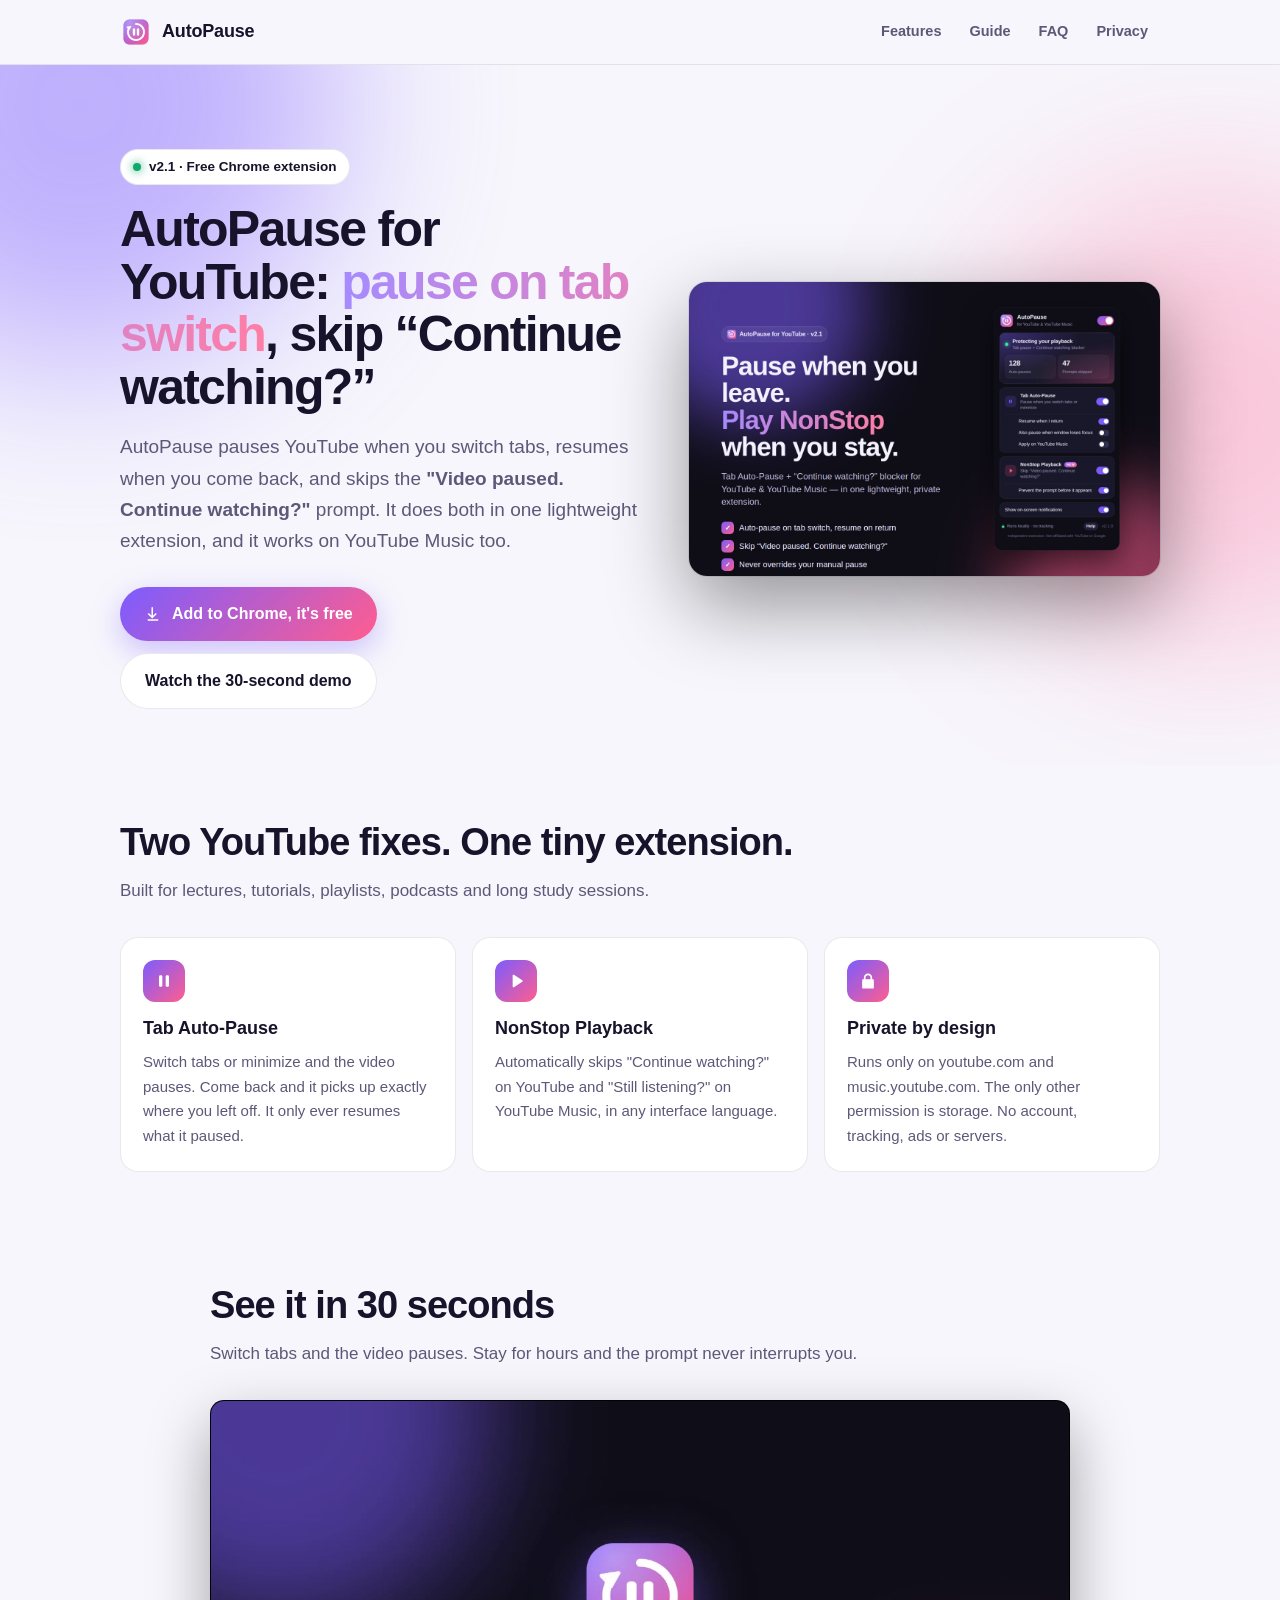
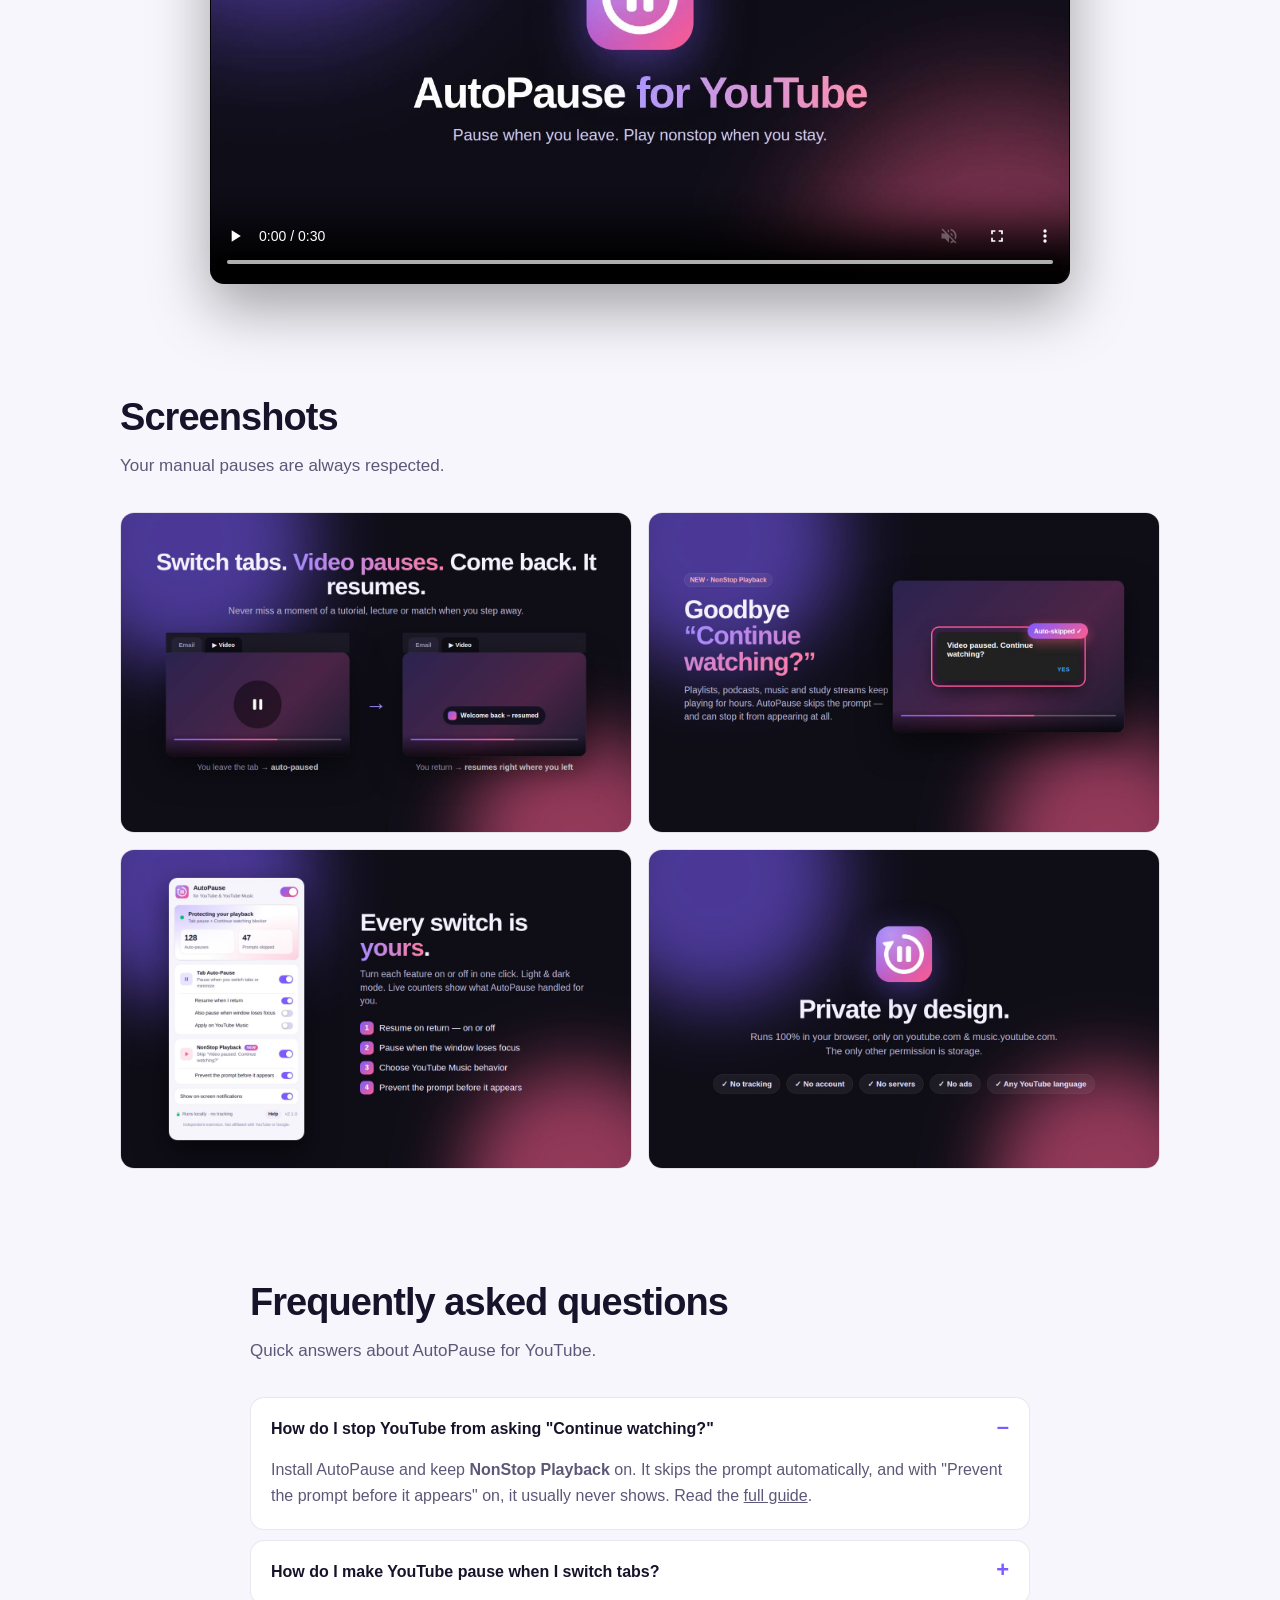
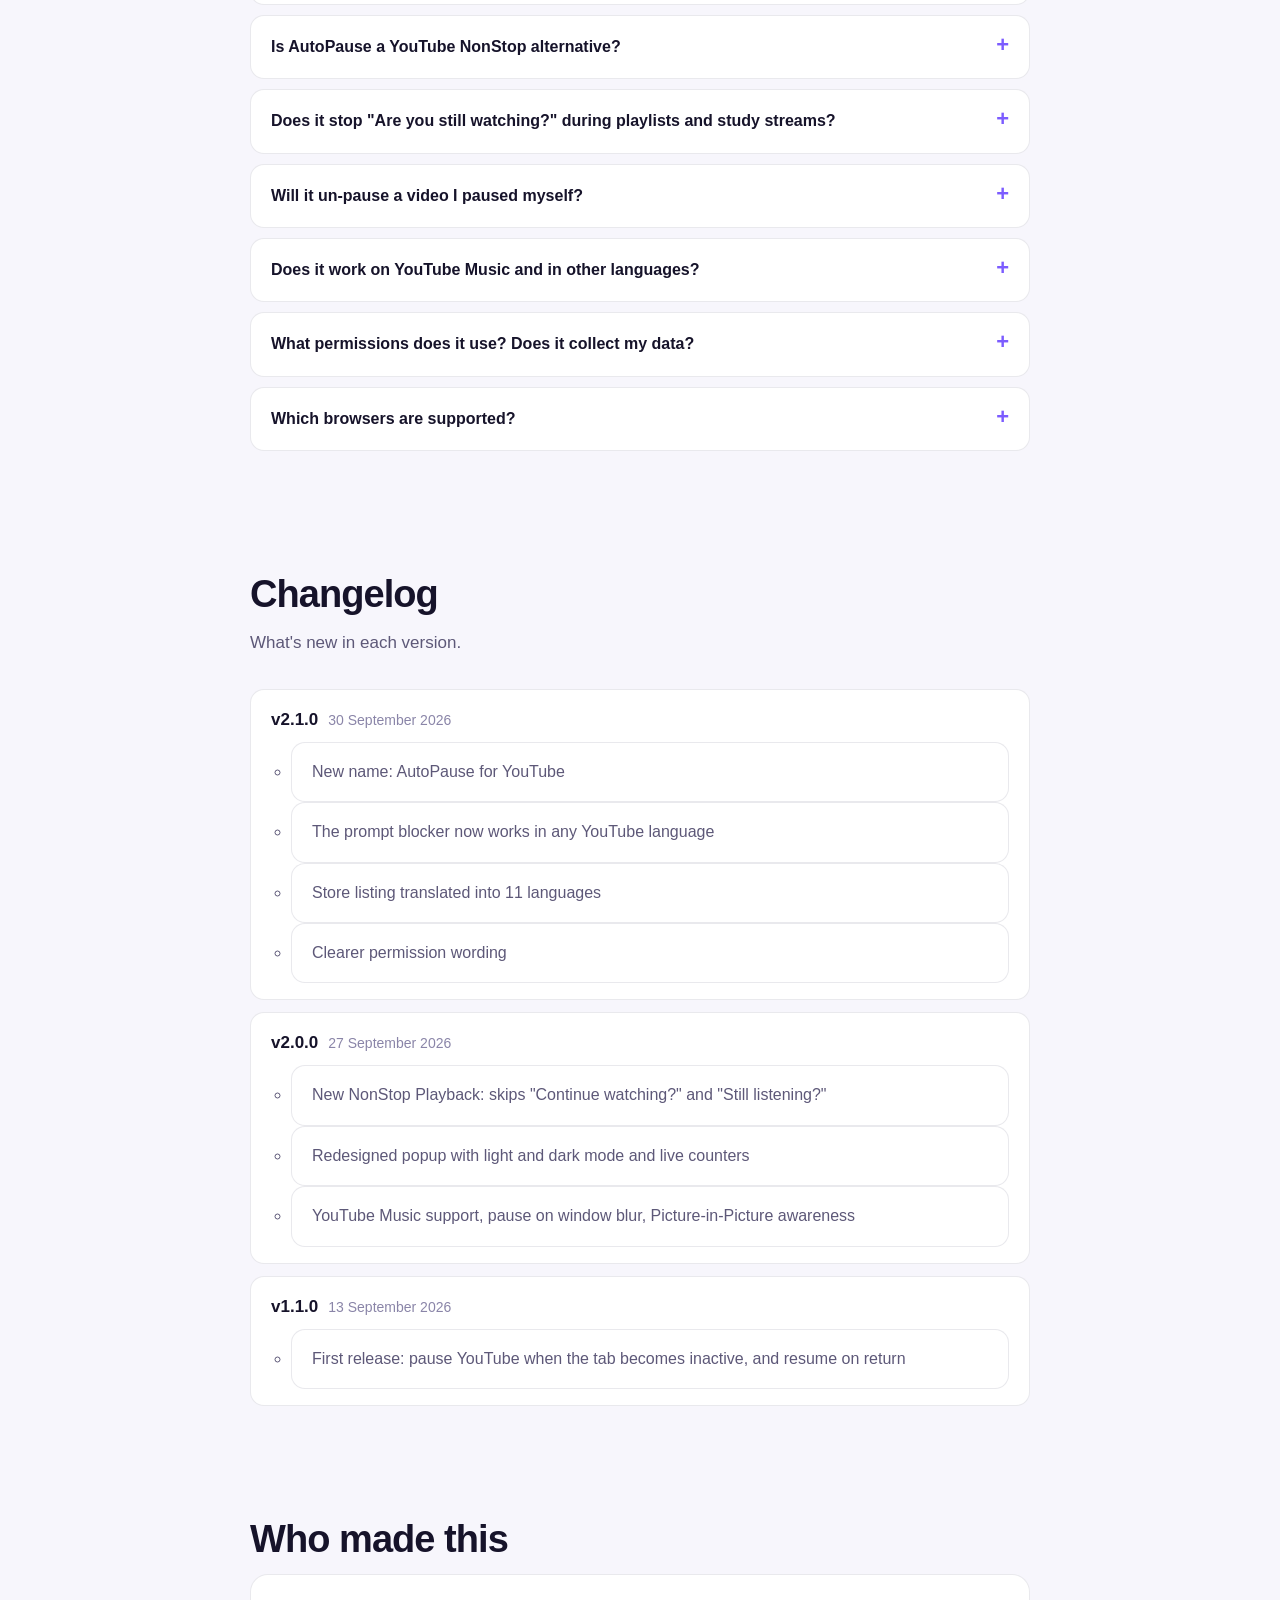
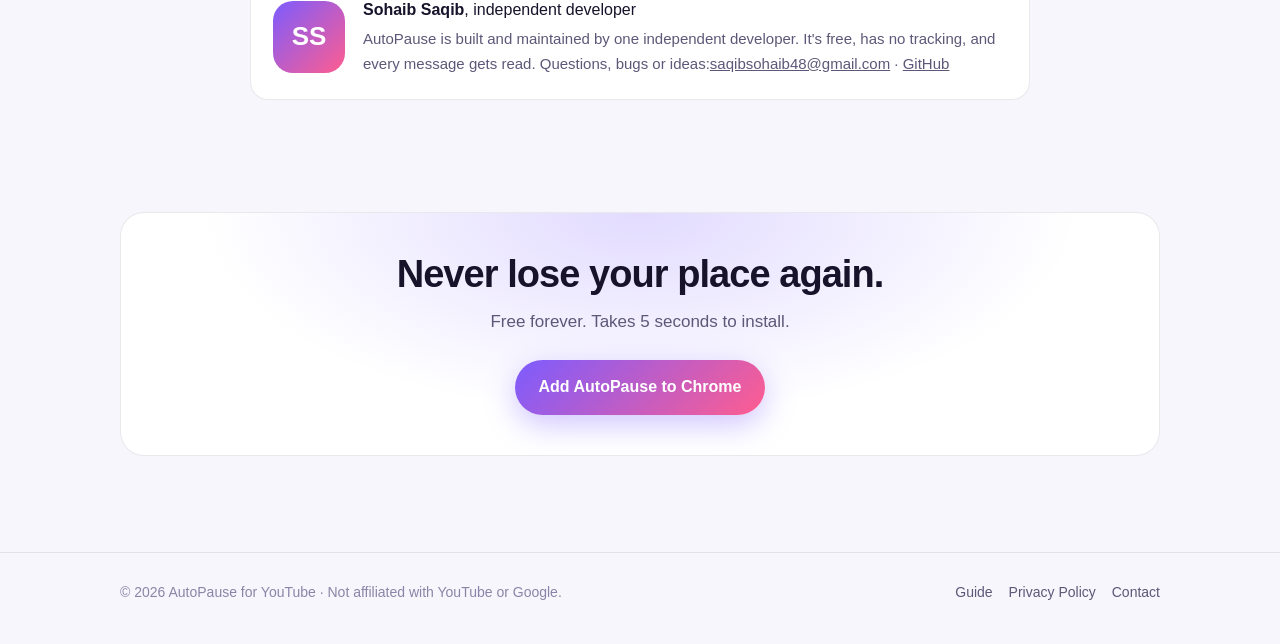
<file: index.html>
<!DOCTYPE html>
<html lang="en">
<head>
  <meta charset="UTF-8" />
  <meta name="viewport" content="width=device-width, initial-scale=1" />
  <title>AutoPause for YouTube – Pause on Tab Switch &amp; Skip "Continue Watching?"</title>
  <meta name="description" content="Free Chrome extension: pause YouTube when you switch tabs, auto-resume when you return, and auto-skip 'Video paused. Continue watching?'. Works on YouTube Music. No tracking." />
  <link rel="canonical" href="https://sohaibsaqibai-dot.github.io/autopause/" />
  <meta name="color-scheme" content="dark light" />
  <link rel="icon" type="image/png" href="favicon-32.png" />
  <link rel="stylesheet" href="style.css" />

  <meta property="og:type" content="website" />
  <meta property="og:site_name" content="AutoPause for YouTube" />
  <meta property="og:url" content="https://sohaibsaqibai-dot.github.io/autopause/" />
  <meta property="og:title" content="AutoPause for YouTube – Pause on Tab Switch & Skip Continue Watching" />
  <meta property="og:description" content="Pause YouTube when you leave the tab. Skip 'Continue watching?' when you stay. Free, private, no tracking." />
  <meta property="og:image" content="https://sohaibsaqibai-dot.github.io/autopause/screenshot-1-overview.jpg" />
  <meta property="og:image:width" content="1280" />
  <meta property="og:image:height" content="800" />
  <meta name="twitter:card" content="summary_large_image" />
  <meta name="twitter:image" content="https://sohaibsaqibai-dot.github.io/autopause/screenshot-1-overview.jpg" />

  <script type="application/ld+json">
  {
    "@context": "https://schema.org",
    "@graph": [
      {
        "@type": "SoftwareApplication",
        "@id": "https://sohaibsaqibai-dot.github.io/autopause/#app",
        "name": "AutoPause for YouTube",
        "alternateName": ["AutoPause – Tab Pause & Continue Watching Blocker", "AutoPause YouTube"],
        "applicationCategory": "BrowserApplication",
        "applicationSubCategory": "Browser extension",
        "operatingSystem": "Chrome, Edge, Brave (Chromium 111+)",
        "softwareVersion": "2.1.0",
        "datePublished": "2026-09-13",
        "dateModified": "2026-09-30",
        "inLanguage": ["en", "es", "pt-BR", "hi", "id", "de", "fr", "ar", "ru", "ja", "tr"],
        "description": "Free Chrome extension that pauses YouTube when you switch tabs, resumes when you return, and auto-skips the 'Video paused. Continue watching?' prompt. Works on YouTube Music. No tracking.",
        "featureList": [
          "Pause YouTube automatically when switching tabs or minimizing",
          "Auto-resume when you return, only if AutoPause paused it",
          "Auto-skip 'Video paused. Continue watching?' and YouTube Music 'Still listening?'",
          "Optionally prevent the prompt before it appears",
          "Works in any YouTube interface language",
          "Picture-in-Picture aware"
        ],
        "url": "https://sohaibsaqibai-dot.github.io/autopause/",
        "downloadUrl": "https://chromewebstore.google.com/detail/fngfjbgfjegboebjladmjghpppmnjjal",
        "installUrl": "https://chromewebstore.google.com/detail/fngfjbgfjegboebjladmjghpppmnjjal",
        "screenshot": "https://sohaibsaqibai-dot.github.io/autopause/screenshot-1-overview.jpg",
        "image": "https://sohaibsaqibai-dot.github.io/autopause/icon-512.png",
        "offers": { "@type": "Offer", "price": "0", "priceCurrency": "USD" },
        "author": { "@id": "https://sohaibsaqibai-dot.github.io/#person" },
        "publisher": { "@id": "https://sohaibsaqibai-dot.github.io/#person" }
      },
      {
        "@type": "Person",
        "@id": "https://sohaibsaqibai-dot.github.io/#person",
        "name": "Sohaib Saqib",
        "url": "https://sohaibsaqibai-dot.github.io/autopause/#about",
        "email": "saqibsohaib48@gmail.com",
        "sameAs": [
          "https://github.com/sohaibsaqibai-dot",
          "https://chromewebstore.google.com/detail/fngfjbgfjegboebjladmjghpppmnjjal"
        ]
      },
      {
        "@type": "WebSite",
        "@id": "https://sohaibsaqibai-dot.github.io/autopause/#website",
        "name": "AutoPause for YouTube",
        "url": "https://sohaibsaqibai-dot.github.io/autopause/",
        "publisher": { "@id": "https://sohaibsaqibai-dot.github.io/#person" }
      },
      {
        "@type": "FAQPage",
        "@id": "https://sohaibsaqibai-dot.github.io/autopause/#faq",
        "mainEntity": [
          { "@type": "Question", "name": "How do I stop YouTube from asking 'Continue watching?'",
            "acceptedAnswer": { "@type": "Answer", "text": "Install AutoPause for YouTube and keep NonStop Playback on. It skips the prompt automatically and can stop it from appearing." } },
          { "@type": "Question", "name": "How do I make YouTube pause when I switch tabs?",
            "acceptedAnswer": { "@type": "Answer", "text": "AutoPause's Tab Auto-Pause pauses the video when you leave the tab and resumes it when you come back." } },
          { "@type": "Question", "name": "Is AutoPause a YouTube NonStop alternative?",
            "acceptedAnswer": { "@type": "Answer", "text": "Yes. AutoPause includes NonStop-style auto-continue, and also pauses YouTube when you switch tabs and resumes when you return, all in one extension." } },
          { "@type": "Question", "name": "Does it stop 'Are you still watching?' during playlists and study streams?",
            "acceptedAnswer": { "@type": "Answer", "text": "Yes. It skips the prompt so long playlists, lectures, podcasts and lo-fi streams keep playing." } },
          { "@type": "Question", "name": "Will it un-pause a video I paused myself?",
            "acceptedAnswer": { "@type": "Answer", "text": "No. AutoPause only resumes videos that it paused." } },
          { "@type": "Question", "name": "Does it work on YouTube Music?",
            "acceptedAnswer": { "@type": "Answer", "text": "Yes. The prompt blocker works there by default, and tab auto-pause for Music is an optional switch." } },
          { "@type": "Question", "name": "What permissions does AutoPause use? Does it collect my data?",
            "acceptedAnswer": { "@type": "Answer", "text": "It runs only on youtube.com and music.youtube.com, and its only other permission is storage, to remember your settings. It collects no data and has no tracking, analytics or external servers." } }
        ]
      }
    ]
  }
  </script>
</head>
<body>
  <header class="nav">
    <div class="wrap">
      <a class="brand" href="./"><img src="icon-128.png" alt="AutoPause icon" width="32" height="32" />AutoPause</a>
      <nav>
        <a href="#features">Features</a>
        <a href="how-to-stop-youtube-continue-watching.html">Guide</a>
        <a href="#faq">FAQ</a>
        <a href="privacy.html">Privacy</a>
      </nav>
    </div>
  </header>

  <main>
    <section class="hero">
      <div class="wrap hero-grid">
        <div>
          <span class="pill"><i></i>v2.1 · Free Chrome extension</span>
          <h1>AutoPause for YouTube: <span class="grad">pause on tab switch</span>, skip “Continue watching?”</h1>
          <p class="lead">AutoPause pauses YouTube when you switch tabs, resumes when you come back, and skips the <strong>"Video paused. Continue watching?"</strong> prompt. It does both in one lightweight extension, and it works on YouTube Music too.</p>
          <div class="cta">
            <a class="btn btn-primary" href="https://chromewebstore.google.com/detail/fngfjbgfjegboebjladmjghpppmnjjal" rel="noopener">
              <svg width="18" height="18" viewBox="0 0 24 24" fill="#fff" aria-hidden="true"><path d="M12 3v11.2l3.6-3.6 1.4 1.4-6 6-6-6 1.4-1.4 3.6 3.6V3h2ZM5 19h14v2H5z"/></svg>
              Add to Chrome, it's free
            </a>
            <a class="btn btn-ghost" href="#demo">Watch the 30-second demo</a>
          </div>
        </div>
        <img class="hero-shot" src="screenshot-1-overview.jpg" width="1280" height="800" alt="AutoPause for YouTube popup with Tab Auto-Pause and NonStop Playback switched on" />
      </div>
    </section>

    <section id="features">
      <div class="wrap">
        <h2>Two YouTube fixes. One tiny extension.</h2>
        <p class="sub">Built for lectures, tutorials, playlists, podcasts and long study sessions.</p>
        <div class="cards">
          <div class="card">
            <span class="ico"><svg viewBox="0 0 24 24"><rect x="6" y="5" width="4" height="14" rx="1.5"/><rect x="14" y="5" width="4" height="14" rx="1.5"/></svg></span>
            <h3>Tab Auto-Pause</h3>
            <p>Switch tabs or minimize and the video pauses. Come back and it picks up exactly where you left off. It only ever resumes what it paused.</p>
          </div>
          <div class="card">
            <span class="ico"><svg viewBox="0 0 24 24"><path d="M8 5.5v13a1 1 0 0 0 1.5.86l10-6.5a1 1 0 0 0 0-1.72l-10-6.5A1 1 0 0 0 8 5.5Z"/></svg></span>
            <h3>NonStop Playback</h3>
            <p>Automatically skips "Continue watching?" on YouTube and "Still listening?" on YouTube Music, in any interface language.</p>
          </div>
          <div class="card">
            <span class="ico"><svg viewBox="0 0 24 24"><path d="M7 10V8a5 5 0 0 1 10 0v2h1a1 1 0 0 1 1 1v9a1 1 0 0 1-1 1H6a1 1 0 0 1-1-1v-9a1 1 0 0 1 1-1h1Zm2 0h6V8a3 3 0 0 0-6 0v2Z"/></svg></span>
            <h3>Private by design</h3>
            <p>Runs only on youtube.com and music.youtube.com. The only other permission is storage. No account, tracking, ads or servers.</p>
          </div>
        </div>
      </div>
    </section>

    <section id="demo" class="demo">
      <div class="wrap" style="max-width:900px">
        <h2>See it in 30 seconds</h2>
        <p class="sub">Switch tabs and the video pauses. Stay for hours and the prompt never interrupts you.</p>
        <video controls muted playsinline preload="metadata" poster="demo-poster.jpg" width="1280" height="720">
          <source src="demo.webm" type="video/webm" />
          <source src="demo.mp4" type="video/mp4" />
          Your browser can't play this video. <a href="demo.mp4">Download the demo</a>.
        </video>
      </div>
    </section>

    <section>
      <div class="wrap">
        <h2>Screenshots</h2>
        <p class="sub">Your manual pauses are always respected.</p>
        <div class="shots">
          <img src="screenshot-2-tab-autopause.jpg" width="1280" height="800" loading="lazy" alt="YouTube video pauses automatically when you switch to another tab and resumes when you return" />
          <img src="screenshot-3-continue-watching-blocker.jpg" width="1280" height="800" loading="lazy" alt="The 'Video paused. Continue watching?' prompt being skipped automatically by AutoPause" />
          <img src="screenshot-4-controls.jpg" width="1280" height="800" loading="lazy" alt="AutoPause settings popup in light mode with a switch for every feature" />
          <img src="screenshot-5-privacy.jpg" width="1280" height="800" loading="lazy" alt="AutoPause privacy summary: runs locally, no tracking, no account, no servers" />
        </div>
      </div>
    </section>

    <section id="faq" class="faq">
      <div class="wrap" style="max-width:820px">
        <h2>Frequently asked questions</h2>
        <p class="sub">Quick answers about AutoPause for YouTube.</p>
        <details open><summary>How do I stop YouTube from asking "Continue watching?"</summary><p>Install AutoPause and keep <strong>NonStop Playback</strong> on. It skips the prompt automatically, and with "Prevent the prompt before it appears" on, it usually never shows. Read the <a href="how-to-stop-youtube-continue-watching.html">full guide</a>.</p></details>
        <details><summary>How do I make YouTube pause when I switch tabs?</summary><p><strong>Tab Auto-Pause</strong> pauses the video as soon as you leave the tab or minimize Chrome, and resumes it when you return. You can turn auto-resume off, or also pause when the window loses focus.</p></details>
        <details><summary>Is AutoPause a YouTube NonStop alternative?</summary><p>Yes. AutoPause includes NonStop-style auto-continue, and also pauses YouTube when you switch tabs and resumes when you return, all in one extension.</p></details>
        <details><summary>Does it stop "Are you still watching?" during playlists and study streams?</summary><p>Yes. It skips the prompt so long playlists, lectures, podcasts and lo-fi streams keep playing.</p></details>
        <details><summary>Will it un-pause a video I paused myself?</summary><p>Never. AutoPause only resumes videos that it paused. A pause from the button, the spacebar or the K key stays paused.</p></details>
        <details><summary>Does it work on YouTube Music and in other languages?</summary><p>Yes. The "Still listening?" blocker works on YouTube Music, and prompt detection works whatever language your YouTube is set to. Tab auto-pause for Music is an optional switch that's off by default, so background music keeps playing.</p></details>
        <details><summary>What permissions does it use? Does it collect my data?</summary><p>It runs only on youtube.com and music.youtube.com, and its only other permission is <em>storage</em>, to remember your settings. It collects no data. Read the <a href="privacy.html">privacy policy</a>.</p></details>
        <details><summary>Which browsers are supported?</summary><p>Google Chrome 111 or newer, plus Microsoft Edge and Brave, which install from the Chrome Web Store.</p></details>
      </div>
    </section>

    <section id="changelog">
      <div class="wrap" style="max-width:820px">
        <h2>Changelog</h2>
        <p class="sub">What's new in each version.</p>
        <ol class="log">
          <li><div class="v"><b>v2.1.0</b><time datetime="2026-09-30">30 September 2026</time></div>
            <ul><li>New name: AutoPause for YouTube</li><li>The prompt blocker now works in any YouTube language</li><li>Store listing translated into 11 languages</li><li>Clearer permission wording</li></ul></li>
          <li><div class="v"><b>v2.0.0</b><time datetime="2026-09-27">27 September 2026</time></div>
            <ul><li>New NonStop Playback: skips "Continue watching?" and "Still listening?"</li><li>Redesigned popup with light and dark mode and live counters</li><li>YouTube Music support, pause on window blur, Picture-in-Picture awareness</li></ul></li>
          <li><div class="v"><b>v1.1.0</b><time datetime="2026-09-13">13 September 2026</time></div>
            <ul><li>First release: pause YouTube when the tab becomes inactive, and resume on return</li></ul></li>
        </ol>
      </div>
    </section>

    <section id="about">
      <div class="wrap" style="max-width:820px">
        <h2>Who made this</h2>
        <div class="card author">
          <span class="av" aria-hidden="true">SS</span>
          <div>
            <b>Sohaib Saqib</b>, independent developer
            <p>AutoPause is built and maintained by one independent developer. It's free, has no tracking, and every message gets read. Questions, bugs or ideas:<a href="mailto:saqibsohaib48@gmail.com">saqibsohaib48@gmail.com</a> · <a href="https://github.com/sohaibsaqibai-dot" rel="noopener">GitHub</a></p>
          </div>
        </div>
      </div>
    </section>

    <section>
      <div class="wrap">
        <div class="band">
          <h2>Never lose your place again.</h2>
          <p class="sub" style="margin-bottom:24px">Free forever. Takes 5 seconds to install.</p>
          <a class="btn btn-primary" href="https://chromewebstore.google.com/detail/fngfjbgfjegboebjladmjghpppmnjjal" rel="noopener">Add AutoPause to Chrome</a>
        </div>
      </div>
    </section>
  </main>

  <footer>
    <div class="wrap">
      <span>© 2026 AutoPause for YouTube · Not affiliated with YouTube or Google.</span>
      <span><a href="how-to-stop-youtube-continue-watching.html">Guide</a><a href="privacy.html">Privacy Policy</a><a href="mailto:saqibsohaib48@gmail.com">Contact</a></span>
    </div>
  </footer>
</body>
</html>
</file>
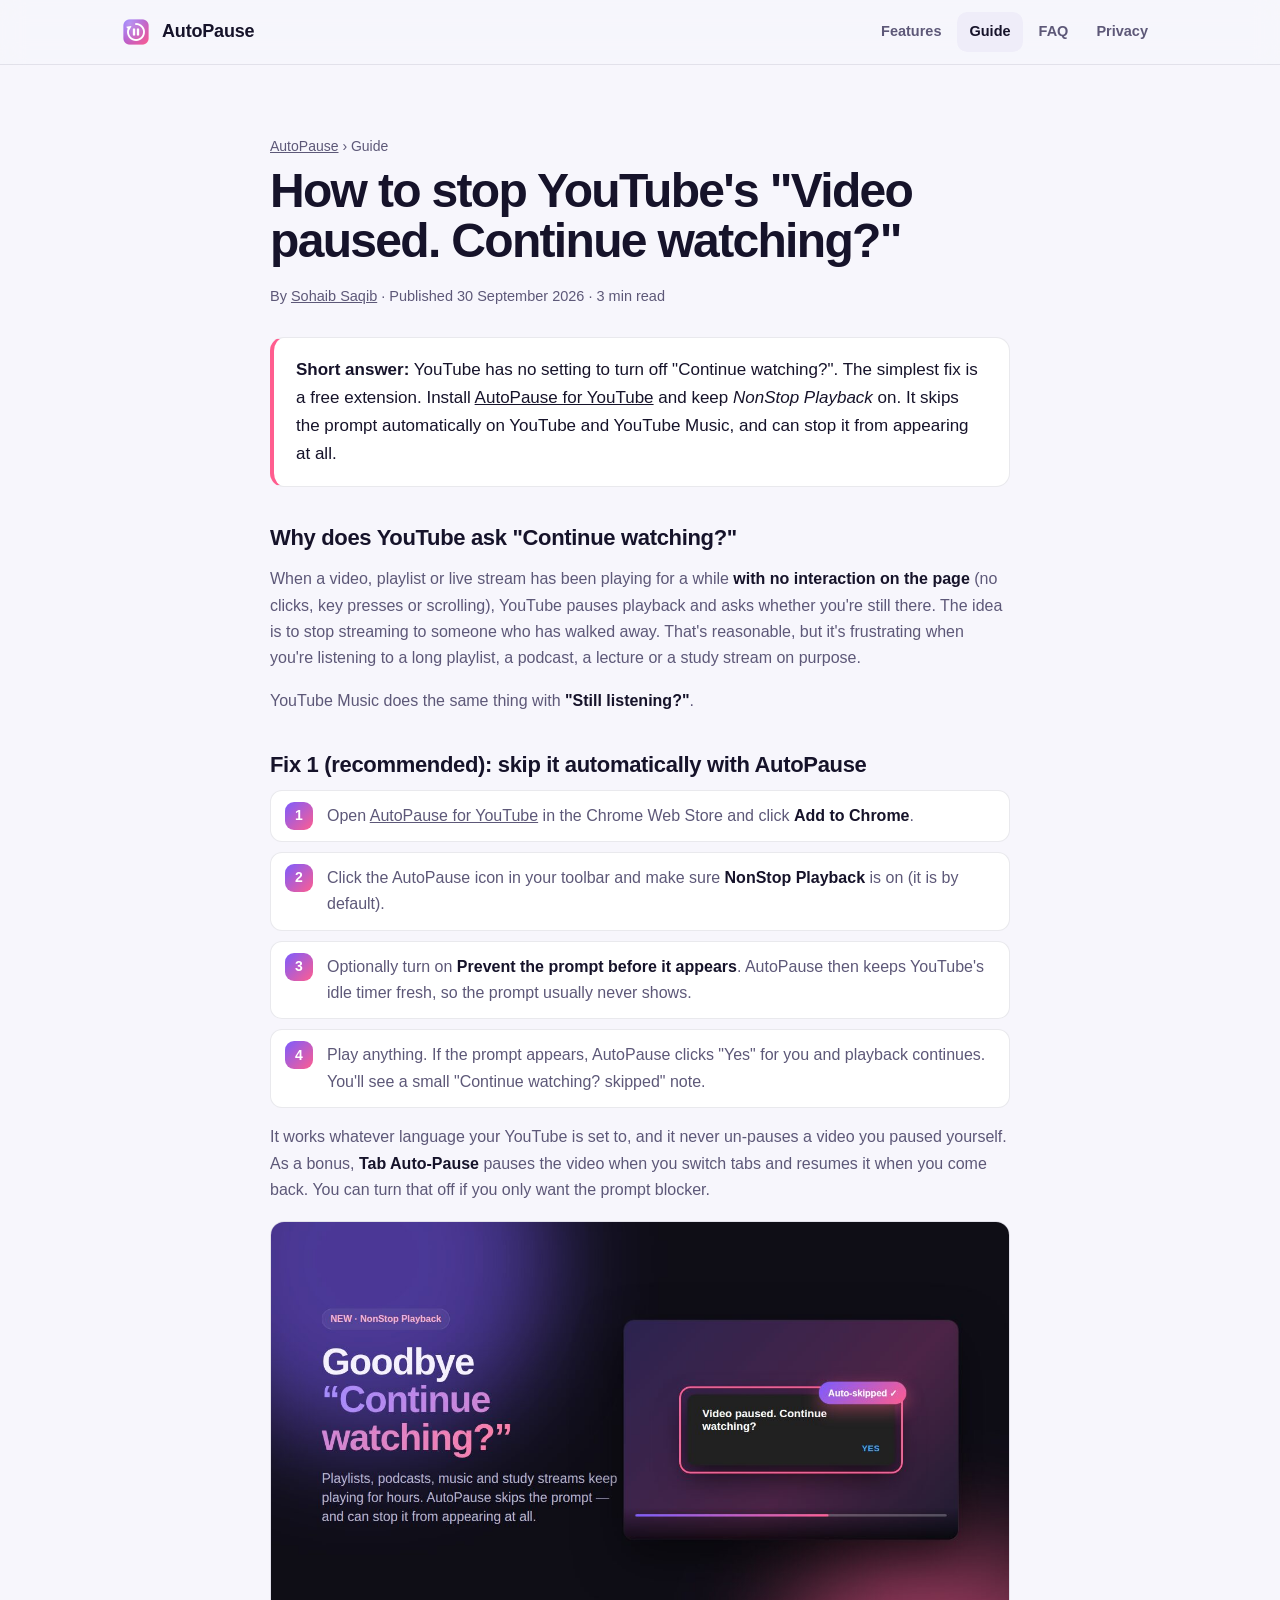
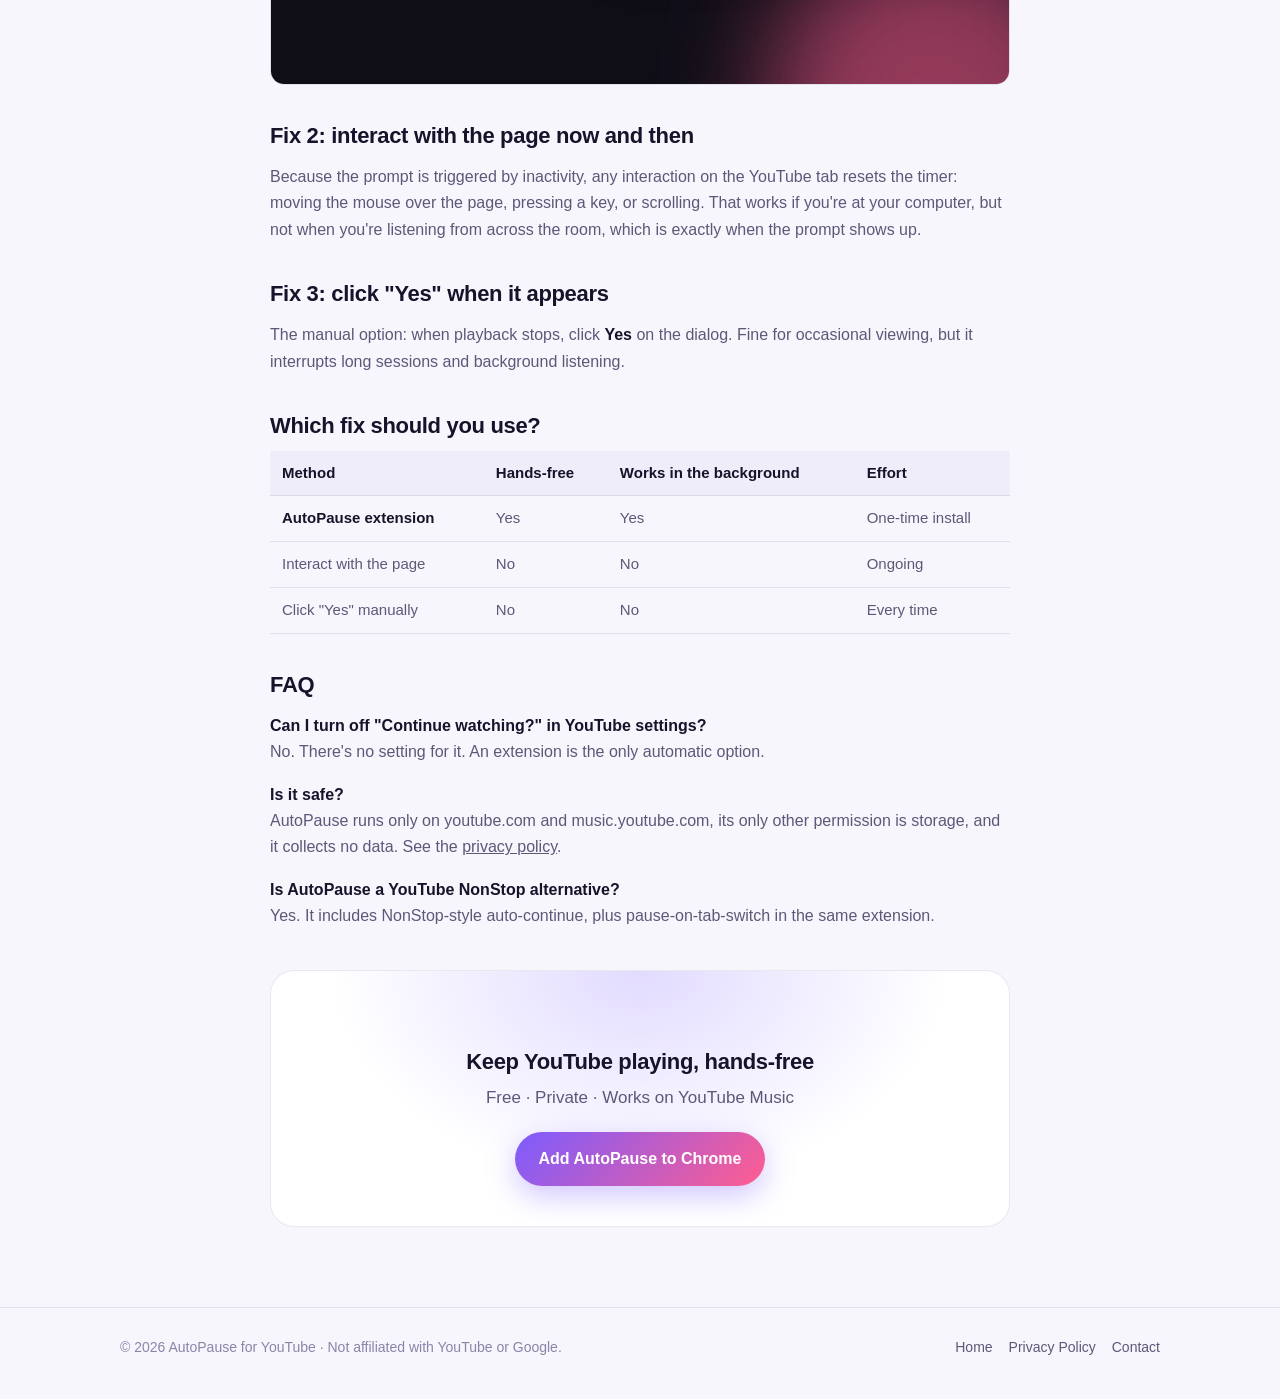
<file: how-to-stop-youtube-continue-watching.html>
<!DOCTYPE html>
<html lang="en">
<head>
  <meta charset="UTF-8" />
  <meta name="viewport" content="width=device-width, initial-scale=1" />
  <title>How to Stop YouTube "Video Paused. Continue Watching?" (2026 Guide)</title>
  <meta name="description" content="Why YouTube shows 'Video paused. Continue watching?', and 3 ways to stop it in Chrome, including an automatic fix for YouTube and YouTube Music." />
  <link rel="canonical" href="https://sohaibsaqibai-dot.github.io/autopause/how-to-stop-youtube-continue-watching.html" />
  <meta name="color-scheme" content="dark light" />
  <link rel="icon" type="image/png" href="favicon-32.png" />
  <link rel="stylesheet" href="style.css" />
  <meta property="og:type" content="article" />
  <meta property="og:url" content="https://sohaibsaqibai-dot.github.io/autopause/how-to-stop-youtube-continue-watching.html" />
  <meta property="og:title" content="How to stop YouTube's 'Continue watching?' prompt" />
  <meta property="og:description" content="Why the prompt appears and how to stop it automatically on YouTube and YouTube Music." />
  <meta property="og:image" content="https://sohaibsaqibai-dot.github.io/autopause/screenshot-3-continue-watching-blocker.jpg" />
  <meta name="twitter:card" content="summary_large_image" />
  <script type="application/ld+json">
  {
    "@context": "https://schema.org",
    "@graph": [
      {
        "@type": "Article",
        "headline": "How to Stop YouTube \"Video Paused. Continue Watching?\"",
        "description": "Why YouTube shows 'Video paused. Continue watching?', and 3 ways to stop it in Chrome.",
        "datePublished": "2026-09-30",
        "dateModified": "2026-09-30",
        "image": "https://sohaibsaqibai-dot.github.io/autopause/screenshot-3-continue-watching-blocker.jpg",
        "author": { "@id": "https://sohaibsaqibai-dot.github.io/#person" },
        "publisher": { "@id": "https://sohaibsaqibai-dot.github.io/#person" },
        "mainEntityOfPage": "https://sohaibsaqibai-dot.github.io/autopause/how-to-stop-youtube-continue-watching.html",
        "about": { "@id": "https://sohaibsaqibai-dot.github.io/autopause/#app" }
      },
      {
        "@type": "Person",
        "@id": "https://sohaibsaqibai-dot.github.io/#person",
        "name": "Sohaib Saqib",
        "url": "https://sohaibsaqibai-dot.github.io/autopause/#about",
        "sameAs": ["https://github.com/sohaibsaqibai-dot"]
      },
      {
        "@type": "BreadcrumbList",
        "itemListElement": [
          { "@type": "ListItem", "position": 1, "name": "AutoPause", "item": "https://sohaibsaqibai-dot.github.io/autopause/" },
          { "@type": "ListItem", "position": 2, "name": "Stop 'Continue watching?'", "item": "https://sohaibsaqibai-dot.github.io/autopause/how-to-stop-youtube-continue-watching.html" }
        ]
      },
      {
        "@type": "FAQPage",
        "mainEntity": [
          { "@type": "Question", "name": "Why does YouTube say 'Video paused. Continue watching?'",
            "acceptedAnswer": { "@type": "Answer", "text": "YouTube shows the prompt when a video or playlist has been playing for a while without any interaction on the page, so it can stop streaming to someone who may have walked away." } },
          { "@type": "Question", "name": "Can I turn off 'Continue watching?' in YouTube settings?",
            "acceptedAnswer": { "@type": "Answer", "text": "No. YouTube has no setting to disable it. A browser extension such as AutoPause for YouTube can skip it automatically." } },
          { "@type": "Question", "name": "Does this also work for YouTube Music 'Still listening?'",
            "acceptedAnswer": { "@type": "Answer", "text": "Yes. AutoPause for YouTube also skips the YouTube Music 'Still listening?' prompt." } }
        ]
      }
    ]
  }
  </script>
</head>
<body>
  <header class="nav">
    <div class="wrap">
      <a class="brand" href="./"><img src="icon-128.png" alt="AutoPause icon" width="32" height="32" />AutoPause</a>
      <nav>
        <a href="./#features">Features</a>
        <a href="how-to-stop-youtube-continue-watching.html" aria-current="page">Guide</a>
        <a href="./#faq">FAQ</a>
        <a href="privacy.html">Privacy</a>
      </nav>
    </div>
  </header>

  <main class="doc">
    <p class="crumbs"><a href="./">AutoPause</a> › Guide</p>
    <h1>How to stop YouTube's "Video paused. Continue watching?"</h1>
    <p class="meta">By <a href="./#about">Sohaib Saqib</a> · Published <time datetime="2026-09-30">30 September 2026</time> · 3 min read</p>

    <div class="answer">
      <strong>Short answer:</strong> YouTube has no setting to turn off "Continue watching?". The simplest fix is a free extension. Install <a href="https://chromewebstore.google.com/detail/fngfjbgfjegboebjladmjghpppmnjjal" rel="noopener">AutoPause for YouTube</a> and keep <em>NonStop Playback</em> on. It skips the prompt automatically on YouTube and YouTube Music, and can stop it from appearing at all.
    </div>

    <h2 id="why">Why does YouTube ask "Continue watching?"</h2>
    <p>When a video, playlist or live stream has been playing for a while <strong>with no interaction on the page</strong> (no clicks, key presses or scrolling), YouTube pauses playback and asks whether you're still there. The idea is to stop streaming to someone who has walked away. That's reasonable, but it's frustrating when you're listening to a long playlist, a podcast, a lecture or a study stream on purpose.</p>
    <p>YouTube Music does the same thing with <strong>"Still listening?"</strong>.</p>

    <h2 id="fix-1">Fix 1 (recommended): skip it automatically with AutoPause</h2>
    <ol class="steps">
      <li>Open <a href="https://chromewebstore.google.com/detail/fngfjbgfjegboebjladmjghpppmnjjal" rel="noopener">AutoPause for YouTube</a> in the Chrome Web Store and click <strong>Add to Chrome</strong>.</li>
      <li>Click the AutoPause icon in your toolbar and make sure <strong>NonStop Playback</strong> is on (it is by default).</li>
      <li>Optionally turn on <strong>Prevent the prompt before it appears</strong>. AutoPause then keeps YouTube's idle timer fresh, so the prompt usually never shows.</li>
      <li>Play anything. If the prompt appears, AutoPause clicks "Yes" for you and playback continues. You'll see a small "Continue watching? skipped" note.</li>
    </ol>
    <p>It works whatever language your YouTube is set to, and it never un-pauses a video you paused yourself. As a bonus, <strong>Tab Auto-Pause</strong> pauses the video when you switch tabs and resumes it when you come back. You can turn that off if you only want the prompt blocker.</p>
    <img src="screenshot-3-continue-watching-blocker.jpg" width="1280" height="800" loading="lazy" alt="AutoPause automatically skipping YouTube's 'Video paused. Continue watching?' prompt" style="border-radius:14px;border:1px solid var(--line);margin:18px 0" />

    <h2 id="fix-2">Fix 2: interact with the page now and then</h2>
    <p>Because the prompt is triggered by inactivity, any interaction on the YouTube tab resets the timer: moving the mouse over the page, pressing a key, or scrolling. That works if you're at your computer, but not when you're listening from across the room, which is exactly when the prompt shows up.</p>

    <h2 id="fix-3">Fix 3: click "Yes" when it appears</h2>
    <p>The manual option: when playback stops, click <strong>Yes</strong> on the dialog. Fine for occasional viewing, but it interrupts long sessions and background listening.</p>

    <h2 id="compare">Which fix should you use?</h2>
    <table>
      <thead><tr><th>Method</th><th>Hands-free</th><th>Works in the background</th><th>Effort</th></tr></thead>
      <tbody>
        <tr><td><strong>AutoPause extension</strong></td><td>Yes</td><td>Yes</td><td>One-time install</td></tr>
        <tr><td>Interact with the page</td><td>No</td><td>No</td><td>Ongoing</td></tr>
        <tr><td>Click "Yes" manually</td><td>No</td><td>No</td><td>Every time</td></tr>
      </tbody>
    </table>

    <h2 id="faq">FAQ</h2>
    <p><strong>Can I turn off "Continue watching?" in YouTube settings?</strong><br />No. There's no setting for it. An extension is the only automatic option.</p>
    <p><strong>Is it safe?</strong><br />AutoPause runs only on youtube.com and music.youtube.com, its only other permission is storage, and it collects no data. See the <a href="privacy.html">privacy policy</a>.</p>
    <p><strong>Is AutoPause a YouTube NonStop alternative?</strong><br />Yes. It includes NonStop-style auto-continue, plus pause-on-tab-switch in the same extension.</p>

    <div class="band" style="margin-top:40px">
      <h2>Keep YouTube playing, hands-free</h2>
      <p class="sub" style="margin-bottom:20px">Free · Private · Works on YouTube Music</p>
      <a class="btn btn-primary" href="https://chromewebstore.google.com/detail/fngfjbgfjegboebjladmjghpppmnjjal" rel="noopener">Add AutoPause to Chrome</a>
    </div>
  </main>

  <footer>
    <div class="wrap">
      <span>© 2026 AutoPause for YouTube · Not affiliated with YouTube or Google.</span>
      <span><a href="./">Home</a><a href="privacy.html">Privacy Policy</a><a href="mailto:saqibsohaib48@gmail.com">Contact</a></span>
    </div>
  </footer>
</body>
</html>
</file>
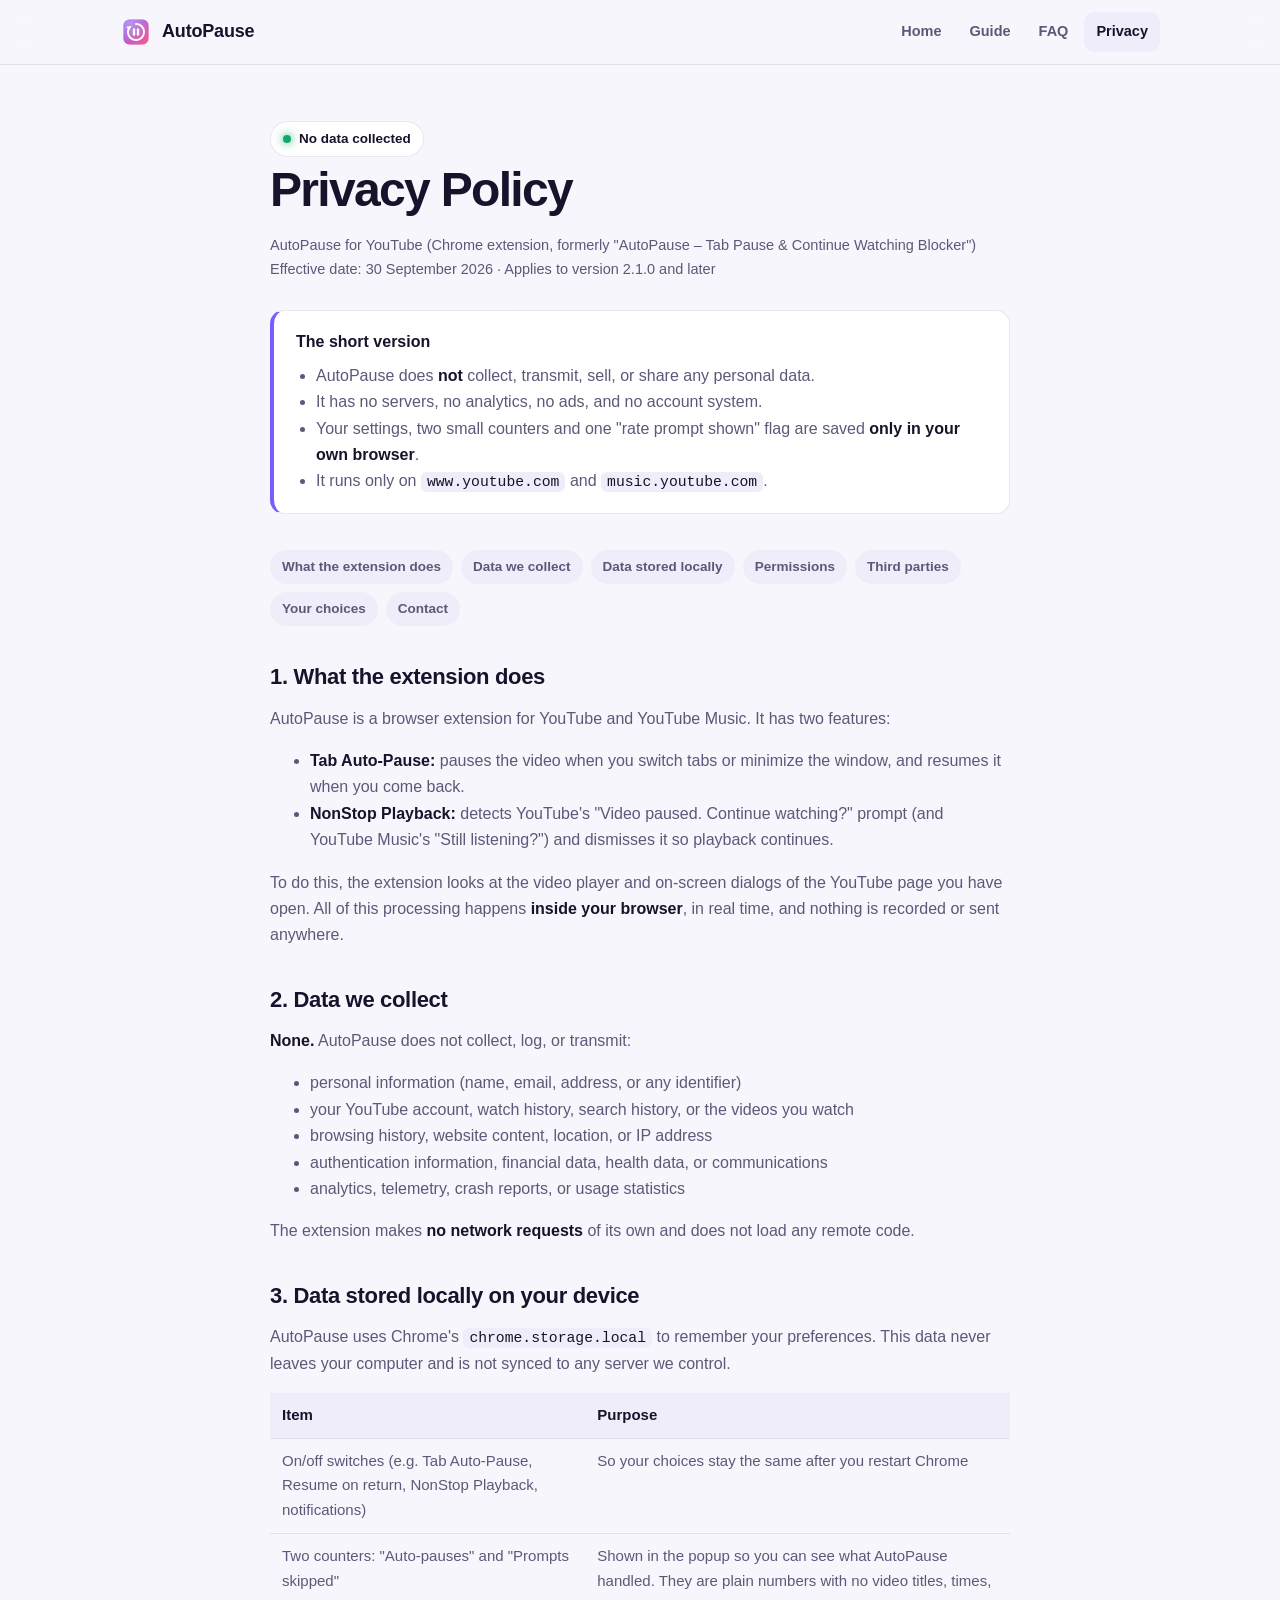
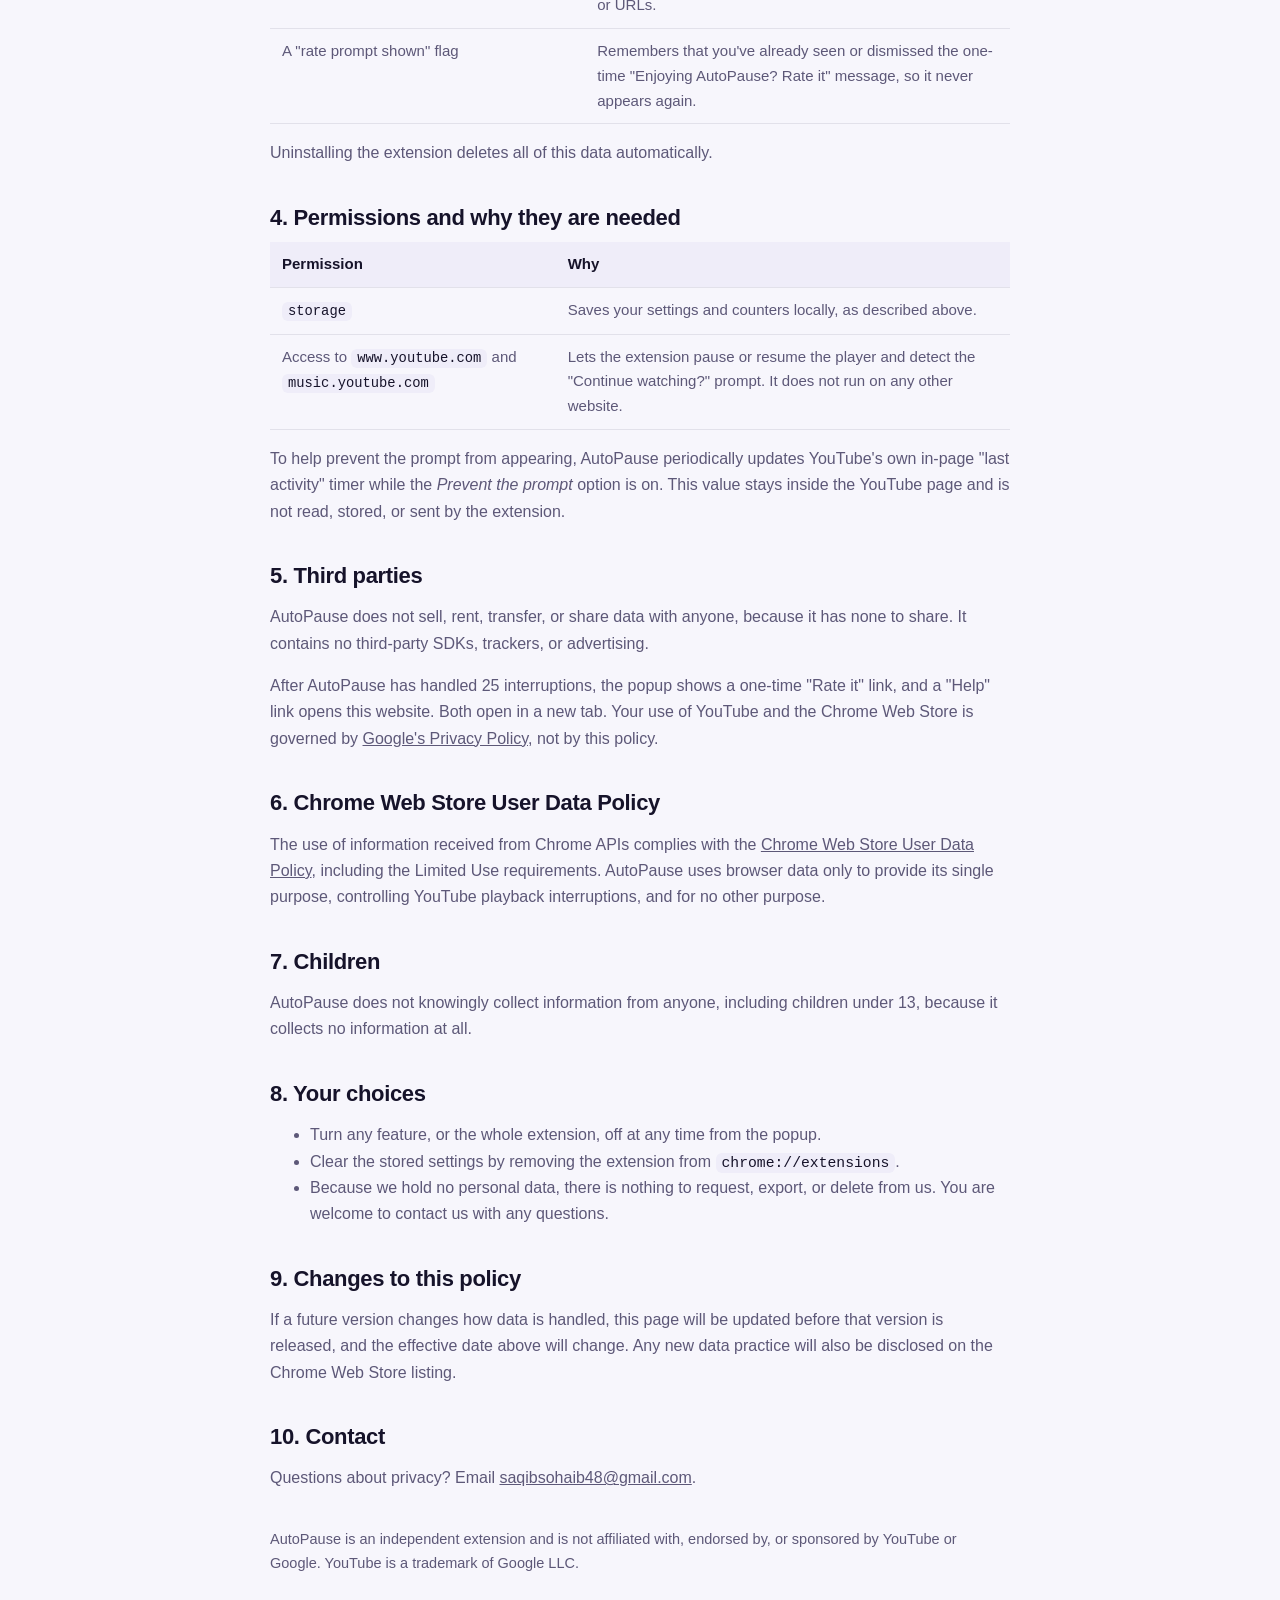
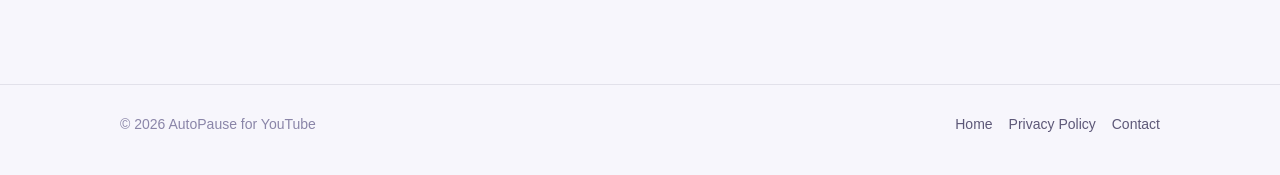
<file: privacy.html>
<!DOCTYPE html>
<html lang="en">
<head>
  <meta charset="UTF-8" />
  <meta name="viewport" content="width=device-width, initial-scale=1" />
  <title>Privacy Policy – AutoPause for YouTube (Chrome Extension)</title>
  <meta name="description" content="AutoPause does not collect, store on servers, sell, or share any personal data. Settings stay in your browser. Read the full privacy policy." />
  <meta name="color-scheme" content="dark light" />
  <link rel="canonical" href="https://sohaibsaqibai-dot.github.io/autopause/privacy.html" />
  <link rel="icon" type="image/png" href="favicon-32.png" />
  <link rel="stylesheet" href="style.css" />
</head>
<body>
  <header class="nav">
    <div class="wrap">
      <a class="brand" href="./"><img src="icon-128.png" alt="AutoPause icon" width="32" height="32" />AutoPause</a>
      <nav>
        <a href="./">Home</a>
        <a href="how-to-stop-youtube-continue-watching.html">Guide</a>
        <a href="./#faq">FAQ</a>
        <a href="privacy.html" aria-current="page">Privacy</a>
      </nav>
    </div>
  </header>

  <main class="doc">
    <span class="pill"><i></i>No data collected</span>
    <h1>Privacy Policy</h1>
    <p class="meta">AutoPause for YouTube (Chrome extension, formerly "AutoPause – Tab Pause &amp; Continue Watching Blocker")<br />Effective date: 30 September 2026 · Applies to version 2.1.0 and later</p>

    <div class="summary">
      <strong>The short version</strong>
      <ul>
        <li>AutoPause does <strong>not</strong> collect, transmit, sell, or share any personal data.</li>
        <li>It has no servers, no analytics, no ads, and no account system.</li>
        <li>Your settings, two small counters and one "rate prompt shown" flag are saved <strong>only in your own browser</strong>.</li>
        <li>It runs only on <code>www.youtube.com</code> and <code>music.youtube.com</code>.</li>
      </ul>
    </div>

    <nav class="toc" aria-label="Contents">
      <a href="#what">What the extension does</a>
      <a href="#data">Data we collect</a>
      <a href="#local">Data stored locally</a>
      <a href="#permissions">Permissions</a>
      <a href="#third">Third parties</a>
      <a href="#rights">Your choices</a>
      <a href="#contact">Contact</a>
    </nav>

    <h2 id="what">1. What the extension does</h2>
    <p>AutoPause is a browser extension for YouTube and YouTube Music. It has two features:</p>
    <ul>
      <li><strong>Tab Auto-Pause:</strong> pauses the video when you switch tabs or minimize the window, and resumes it when you come back.</li>
      <li><strong>NonStop Playback:</strong> detects YouTube's "Video paused. Continue watching?" prompt (and YouTube Music's "Still listening?") and dismisses it so playback continues.</li>
    </ul>
    <p>To do this, the extension looks at the video player and on-screen dialogs of the YouTube page you have open. All of this processing happens <strong>inside your browser</strong>, in real time, and nothing is recorded or sent anywhere.</p>

    <h2 id="data">2. Data we collect</h2>
    <p><strong>None.</strong> AutoPause does not collect, log, or transmit:</p>
    <ul>
      <li>personal information (name, email, address, or any identifier)</li>
      <li>your YouTube account, watch history, search history, or the videos you watch</li>
      <li>browsing history, website content, location, or IP address</li>
      <li>authentication information, financial data, health data, or communications</li>
      <li>analytics, telemetry, crash reports, or usage statistics</li>
    </ul>
    <p>The extension makes <strong>no network requests</strong> of its own and does not load any remote code.</p>

    <h2 id="local">3. Data stored locally on your device</h2>
    <p>AutoPause uses Chrome's <code>chrome.storage.local</code> to remember your preferences. This data never leaves your computer and is not synced to any server we control.</p>
    <table>
      <thead><tr><th>Item</th><th>Purpose</th></tr></thead>
      <tbody>
        <tr><td>On/off switches (e.g. Tab Auto-Pause, Resume on return, NonStop Playback, notifications)</td><td>So your choices stay the same after you restart Chrome</td></tr>
        <tr><td>Two counters: "Auto-pauses" and "Prompts skipped"</td><td>Shown in the popup so you can see what AutoPause handled. They are plain numbers with no video titles, times, or URLs.</td></tr>
        <tr><td>A "rate prompt shown" flag</td><td>Remembers that you've already seen or dismissed the one-time "Enjoying AutoPause? Rate it" message, so it never appears again.</td></tr>
      </tbody>
    </table>
    <p>Uninstalling the extension deletes all of this data automatically.</p>

    <h2 id="permissions">4. Permissions and why they are needed</h2>
    <table>
      <thead><tr><th>Permission</th><th>Why</th></tr></thead>
      <tbody>
        <tr><td><code>storage</code></td><td>Saves your settings and counters locally, as described above.</td></tr>
        <tr><td>Access to <code>www.youtube.com</code> and <code>music.youtube.com</code></td><td>Lets the extension pause or resume the player and detect the "Continue watching?" prompt. It does not run on any other website.</td></tr>
      </tbody>
    </table>
    <p>To help prevent the prompt from appearing, AutoPause periodically updates YouTube's own in-page "last activity" timer while the <em>Prevent the prompt</em> option is on. This value stays inside the YouTube page and is not read, stored, or sent by the extension.</p>

    <h2 id="third">5. Third parties</h2>
    <p>AutoPause does not sell, rent, transfer, or share data with anyone, because it has none to share. It contains no third-party SDKs, trackers, or advertising.</p>
    <p>After AutoPause has handled 25 interruptions, the popup shows a one-time "Rate it" link, and a "Help" link opens this website. Both open in a new tab. Your use of YouTube and the Chrome Web Store is governed by <a href="https://policies.google.com/privacy" rel="noopener">Google's Privacy Policy</a>, not by this policy.</p>

    <h2 id="limited-use">6. Chrome Web Store User Data Policy</h2>
    <p>The use of information received from Chrome APIs complies with the <a href="https://developer.chrome.com/docs/webstore/program-policies/user-data-faq" rel="noopener">Chrome Web Store User Data Policy</a>, including the Limited Use requirements. AutoPause uses browser data only to provide its single purpose, controlling YouTube playback interruptions, and for no other purpose.</p>

    <h2 id="children">7. Children</h2>
    <p>AutoPause does not knowingly collect information from anyone, including children under 13, because it collects no information at all.</p>

    <h2 id="rights">8. Your choices</h2>
    <ul>
      <li>Turn any feature, or the whole extension, off at any time from the popup.</li>
      <li>Clear the stored settings by removing the extension from <code>chrome://extensions</code>.</li>
      <li>Because we hold no personal data, there is nothing to request, export, or delete from us. You are welcome to contact us with any questions.</li>
    </ul>

    <h2 id="changes">9. Changes to this policy</h2>
    <p>If a future version changes how data is handled, this page will be updated before that version is released, and the effective date above will change. Any new data practice will also be disclosed on the Chrome Web Store listing.</p>

    <h2 id="contact">10. Contact</h2>
    <p>Questions about privacy? Email <a href="mailto:saqibsohaib48@gmail.com">saqibsohaib48@gmail.com</a>.</p>

    <p class="meta" style="margin-top:36px">AutoPause is an independent extension and is not affiliated with, endorsed by, or sponsored by YouTube or Google. YouTube is a trademark of Google LLC.</p>
  </main>

  <footer>
    <div class="wrap">
      <span>© 2026 AutoPause for YouTube</span>
      <span><a href="./">Home</a><a href="privacy.html">Privacy Policy</a><a href="mailto:saqibsohaib48@gmail.com">Contact</a></span>
    </div>
  </footer>
</body>
</html>
</file>
<file: style.css>
:root {
  --bg: #0f0e17;
  --bg-2: #15142a;
  --panel: #1b1930;
  --line: rgba(255, 255, 255, 0.08);
  --text: #f4f2ff;
  --muted: #a7a3c4;
  --faint: #77739a;
  --a1: #7c5cff;
  --a2: #ff5d8f;
  --ok: #3ee29a;
  --grad: linear-gradient(135deg, var(--a1), var(--a2));
  --radius: 18px;
  --max: 1080px;
}
@media (prefers-color-scheme: light) {
  :root {
    --bg: #f7f6fc;
    --bg-2: #efedf9;
    --panel: #ffffff;
    --line: rgba(20, 16, 60, 0.09);
    --text: #16132a;
    --muted: #5d5878;
    --faint: #8a85a8;
    --ok: #10a86c;
  }
}

* { box-sizing: border-box; }
html { scroll-behavior: smooth; }
body {
  margin: 0;
  background: var(--bg);
  color: var(--text);
  font: 16px/1.65 "Inter", "Segoe UI", -apple-system, BlinkMacSystemFont, Roboto, Arial, sans-serif;
  -webkit-font-smoothing: antialiased;
}
img { max-width: 100%; height: auto; display: block; }
a { color: inherit; }
.wrap { max-width: var(--max); margin: 0 auto; padding: 0 20px; }

/* Nav ------------------------------------------------------------------ */
.nav { position: sticky; top: 0; z-index: 10; backdrop-filter: blur(12px); background: color-mix(in srgb, var(--bg) 78%, transparent); border-bottom: 1px solid var(--line); }
.nav .wrap { display: flex; align-items: center; gap: 12px; height: 64px; }
.brand { display: flex; align-items: center; gap: 10px; text-decoration: none; font-weight: 800; font-size: 18px; letter-spacing: -0.01em; }
.brand img { width: 32px; height: 32px; border-radius: 9px; }
.nav nav { margin-left: auto; display: flex; gap: 4px; }
.nav nav a { text-decoration: none; color: var(--muted); font-weight: 600; font-size: 14.5px; padding: 8px 12px; border-radius: 10px; }
.nav nav a:hover, .nav nav a[aria-current="page"] { color: var(--text); background: var(--bg-2); }

/* Buttons -------------------------------------------------------------- */
.btn { display: inline-flex; align-items: center; gap: 10px; text-decoration: none; font-weight: 700; border-radius: 999px; padding: 14px 24px; transition: transform .15s ease, box-shadow .15s ease; }
.btn-primary { background: var(--grad); color: #fff; box-shadow: 0 10px 30px rgba(124, 92, 255, .35); }
.btn-primary:hover { transform: translateY(-1px); box-shadow: 0 14px 36px rgba(255, 93, 143, .4); }
.btn-ghost { border: 1px solid var(--line); background: var(--panel); }

/* Hero ----------------------------------------------------------------- */
.hero { position: relative; overflow: hidden; padding: 84px 0 56px; }
.hero::before, .hero::after { content: ""; position: absolute; border-radius: 50%; filter: blur(90px); opacity: .45; z-index: -1; }
.hero::before { width: 520px; height: 520px; background: var(--a1); left: -180px; top: -220px; }
.hero::after { width: 460px; height: 460px; background: var(--a2); right: -160px; top: 120px; opacity: .3; }
.hero-grid { display: grid; grid-template-columns: 1.05fr .95fr; gap: 48px; align-items: center; }
.pill { display: inline-flex; align-items: center; gap: 8px; font-size: 13.5px; font-weight: 700; padding: 6px 12px; border-radius: 999px; background: var(--panel); border: 1px solid var(--line); }
.pill i { width: 8px; height: 8px; border-radius: 50%; background: var(--ok); box-shadow: 0 0 10px var(--ok); }
h1 { font-size: clamp(38px, 5.4vw, 60px); line-height: 1.05; letter-spacing: -0.035em; margin: 18px 0 18px; font-weight: 800; }
.grad { background: linear-gradient(90deg, #a58bff, #ff7ea6); -webkit-background-clip: text; background-clip: text; color: transparent; }
.lead { font-size: 19px; color: var(--muted); margin: 0 0 30px; max-width: 34em; }
.cta { display: flex; flex-wrap: wrap; gap: 12px; }
.hero-shot { border-radius: var(--radius); box-shadow: 0 30px 80px rgba(0,0,0,.4), 0 0 0 1px var(--line); }

/* Sections ------------------------------------------------------------- */
section { padding: 56px 0; }
h2 { font-size: clamp(28px, 3.6vw, 38px); letter-spacing: -0.025em; line-height: 1.15; margin: 0 0 12px; }
.sub { color: var(--muted); margin: 0 0 32px; font-size: 17px; }
.cards { display: grid; grid-template-columns: repeat(3, 1fr); gap: 16px; }
.card { background: var(--panel); border: 1px solid var(--line); border-radius: var(--radius); padding: 22px; }
.card h3 { margin: 12px 0 6px; font-size: 18px; }
.card p { margin: 0; color: var(--muted); font-size: 15px; }
.ico { width: 42px; height: 42px; border-radius: 12px; display: grid; place-items: center; background: var(--grad); color: #fff; }
.ico svg { width: 20px; height: 20px; fill: #fff; }

.shots { display: grid; grid-template-columns: repeat(2, 1fr); gap: 16px; }
.shots img, .demo video { border-radius: 14px; border: 1px solid var(--line); }

/* FAQ ------------------------------------------------------------------ */
.faq details { background: var(--panel); border: 1px solid var(--line); border-radius: 14px; padding: 4px 20px; margin-bottom: 10px; }
.faq summary { cursor: pointer; font-weight: 700; padding: 14px 0; list-style: none; display: flex; justify-content: space-between; gap: 16px; }
.faq summary::after { content: "+"; color: var(--a1); font-size: 22px; line-height: 1; }
.faq details[open] summary::after { content: "–"; }
.faq details p { margin: 0 0 16px; color: var(--muted); }

.band { background: var(--panel); border: 1px solid var(--line); border-radius: 24px; padding: 40px; text-align: center; position: relative; overflow: hidden; }
.band::before { content: ""; position: absolute; inset: 0; background: radial-gradient(60% 120% at 50% 0%, rgba(124,92,255,.22), transparent 70%); pointer-events: none; }
.band > * { position: relative; }

/* Legal / document pages ----------------------------------------------- */
.doc { max-width: 780px; margin: 0 auto; padding: 56px 20px 40px; }
.doc h1 { font-size: clamp(34px, 5vw, 48px); margin-top: 8px; }
.meta { color: var(--faint); font-size: 14.5px; margin-bottom: 28px; }
.summary { background: var(--panel); border: 1px solid var(--line); border-left: 4px solid var(--a1); border-radius: 14px; padding: 18px 22px; margin: 0 0 36px; }
.summary ul { margin: 8px 0 0; padding-left: 20px; }
.doc h2 { font-size: 22px; margin: 38px 0 10px; letter-spacing: -0.015em; }
.doc p, .doc li { color: var(--muted); }
.doc strong { color: var(--text); }
.doc table { width: 100%; border-collapse: collapse; margin: 12px 0; font-size: 15px; }
.doc th, .doc td { text-align: left; padding: 10px 12px; border-bottom: 1px solid var(--line); vertical-align: top; }
.doc th { color: var(--text); font-weight: 700; background: var(--bg-2); }
.doc td { color: var(--muted); }
.doc code { background: var(--bg-2); padding: 2px 6px; border-radius: 6px; font-size: .92em; color: var(--text); }
.toc { display: flex; flex-wrap: wrap; gap: 8px; margin-bottom: 8px; }
.toc a { text-decoration: none; font-size: 13.5px; font-weight: 600; padding: 6px 12px; border-radius: 999px; background: var(--bg-2); color: var(--muted); }
.toc a:hover { color: var(--text); }

/* Footer --------------------------------------------------------------- */
footer { border-top: 1px solid var(--line); margin-top: 40px; padding: 28px 0 40px; color: var(--faint); font-size: 14px; }
footer .wrap { display: flex; flex-wrap: wrap; gap: 16px; align-items: center; justify-content: space-between; }
footer a { color: var(--muted); text-decoration: none; margin-left: 16px; }
footer a:hover { color: var(--text); }

@media (max-width: 820px) {
  .hero-grid, .cards, .shots { grid-template-columns: 1fr; }
  .hero { padding-top: 48px; }
  .nav nav a { padding: 8px 8px; font-size: 14px; }
  .band { padding: 28px 20px; }
  footer a { margin: 0 16px 0 0; }
}
@media (prefers-reduced-motion: reduce) { * { transition: none !important; scroll-behavior: auto !important; } }

/* v2.1 additions -------------------------------------------------------- */
.demo video { width: 100%; height: auto; display: block; border: 1px solid var(--line); box-shadow: 0 24px 60px rgba(0,0,0,.35); background: #000; }
.author { display: grid; grid-template-columns: 72px 1fr; gap: 18px; align-items: center; }
.author .av { width: 72px; height: 72px; border-radius: 20px; background: var(--grad); display: grid; place-items: center; font-weight: 800; font-size: 26px; color: #fff; }
.author p { margin: 4px 0 0; color: var(--muted); }
.log { list-style: none; margin: 0; padding: 0; display: grid; gap: 12px; }
.log li { background: var(--panel); border: 1px solid var(--line); border-radius: 14px; padding: 16px 20px; }
.log .v { display: flex; gap: 10px; align-items: baseline; flex-wrap: wrap; }
.log .v b { font-size: 17px; }
.log .v time { color: var(--faint); font-size: 14px; }
.log ul { margin: 8px 0 0; padding-left: 20px; color: var(--muted); }
.answer { background: var(--panel); border: 1px solid var(--line); border-left: 4px solid var(--a2); border-radius: 14px; padding: 18px 22px; margin: 0 0 32px; font-size: 17px; }
.steps { counter-reset: s; list-style: none; padding: 0; margin: 12px 0 0; display: grid; gap: 10px; }
.steps li { counter-increment: s; position: relative; padding: 12px 16px 12px 56px; background: var(--panel); border: 1px solid var(--line); border-radius: 12px; }
.steps li::before { content: counter(s); position: absolute; left: 14px; top: 11px; width: 28px; height: 28px; border-radius: 9px; background: var(--grad); color: #fff; font-weight: 800; display: grid; place-items: center; font-size: 14px; }
.crumbs { font-size: 14px; color: var(--faint); margin-bottom: 6px; }
.crumbs a { color: var(--muted); }
.hero h1 { font-size: clamp(34px, 4.3vw, 50px); }
@media (max-width: 560px) {
  .nav .wrap { gap: 6px; }
  .nav nav { gap: 0; }
  .nav nav a:first-child { display: none; }
  .nav nav a { padding: 8px 7px; font-size: 13.5px; }
  .brand { font-size: 16px; }
}
</file>
